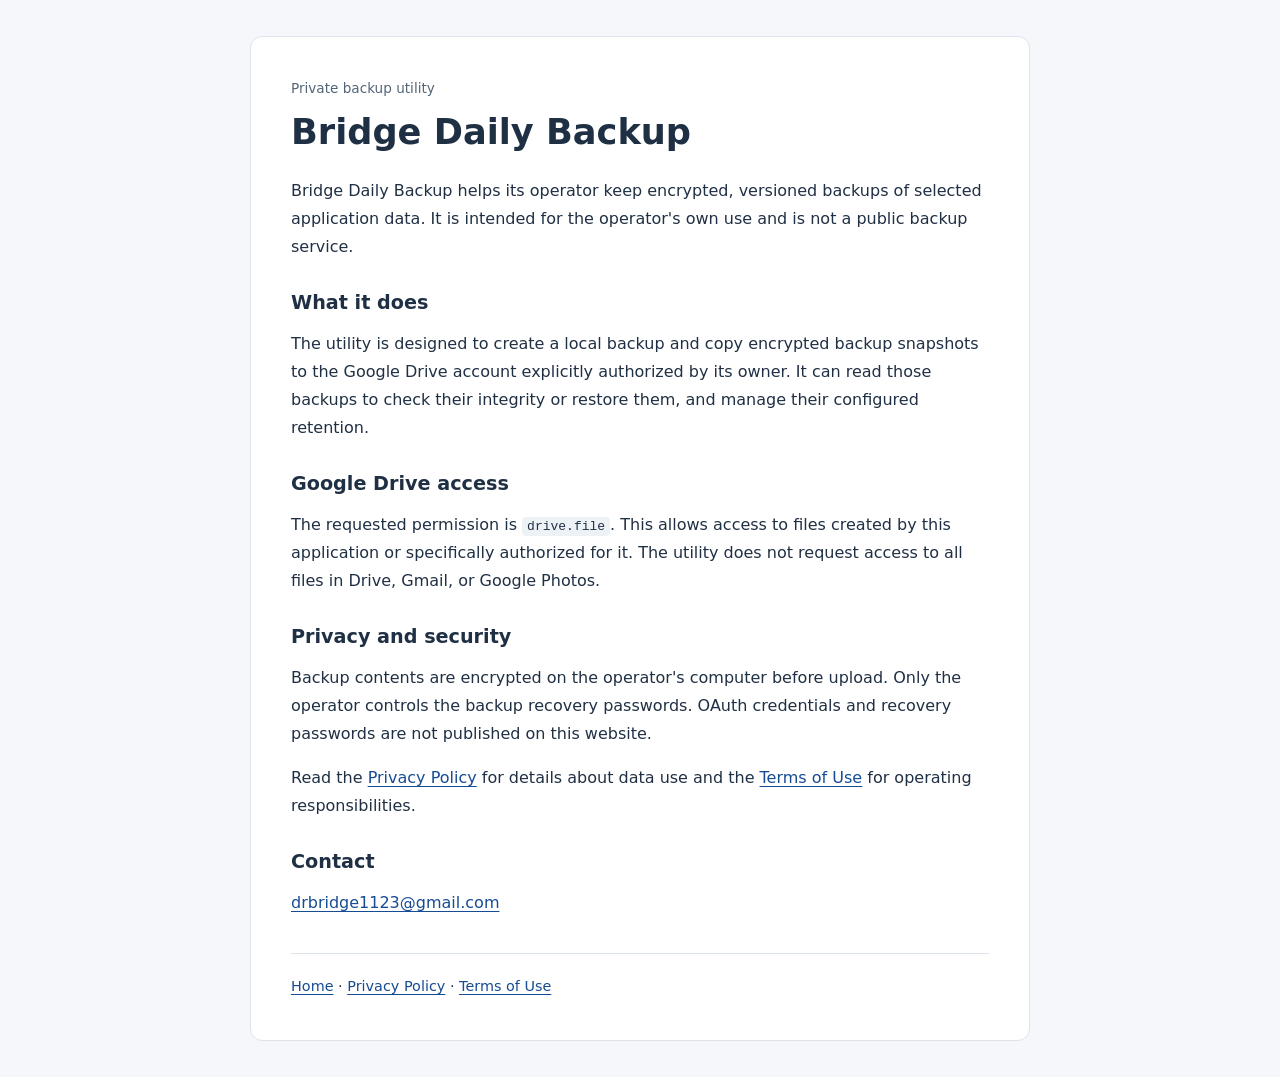
<file: index.html>
<!doctype html>
<html lang="en">
<head>
  <meta charset="utf-8">
  <meta name="viewport" content="width=device-width, initial-scale=1">
  <meta name="description" content="Information about Bridge Daily Backup, a private backup utility for its operator.">
  <title>Bridge Daily Backup</title>
  <link rel="stylesheet" href="style.css">
</head>
<body>
<main>
  <p class="eyebrow">Private backup utility</p>
  <h1>Bridge Daily Backup</h1>
  <p>Bridge Daily Backup helps its operator keep encrypted, versioned backups of selected application data. It is intended for the operator's own use and is not a public backup service.</p>
  <h2>What it does</h2>
  <p>The utility is designed to create a local backup and copy encrypted backup snapshots to the Google Drive account explicitly authorized by its owner. It can read those backups to check their integrity or restore them, and manage their configured retention.</p>
  <h2>Google Drive access</h2>
  <p>The requested permission is <code>drive.file</code>. This allows access to files created by this application or specifically authorized for it. The utility does not request access to all files in Drive, Gmail, or Google Photos.</p>
  <h2>Privacy and security</h2>
  <p>Backup contents are encrypted on the operator's computer before upload. Only the operator controls the backup recovery passwords. OAuth credentials and recovery passwords are not published on this website.</p>
  <p>Read the <a href="privacy.html">Privacy Policy</a> for details about data use and the <a href="terms.html">Terms of Use</a> for operating responsibilities.</p>
  <h2>Contact</h2>
  <p><a href="mailto:drbridge1123@gmail.com">drbridge1123@gmail.com</a></p>
  <footer><a href="index.html">Home</a> &middot; <a href="privacy.html">Privacy Policy</a> &middot; <a href="terms.html">Terms of Use</a></footer>
</main>
</body>
</html>
</file>
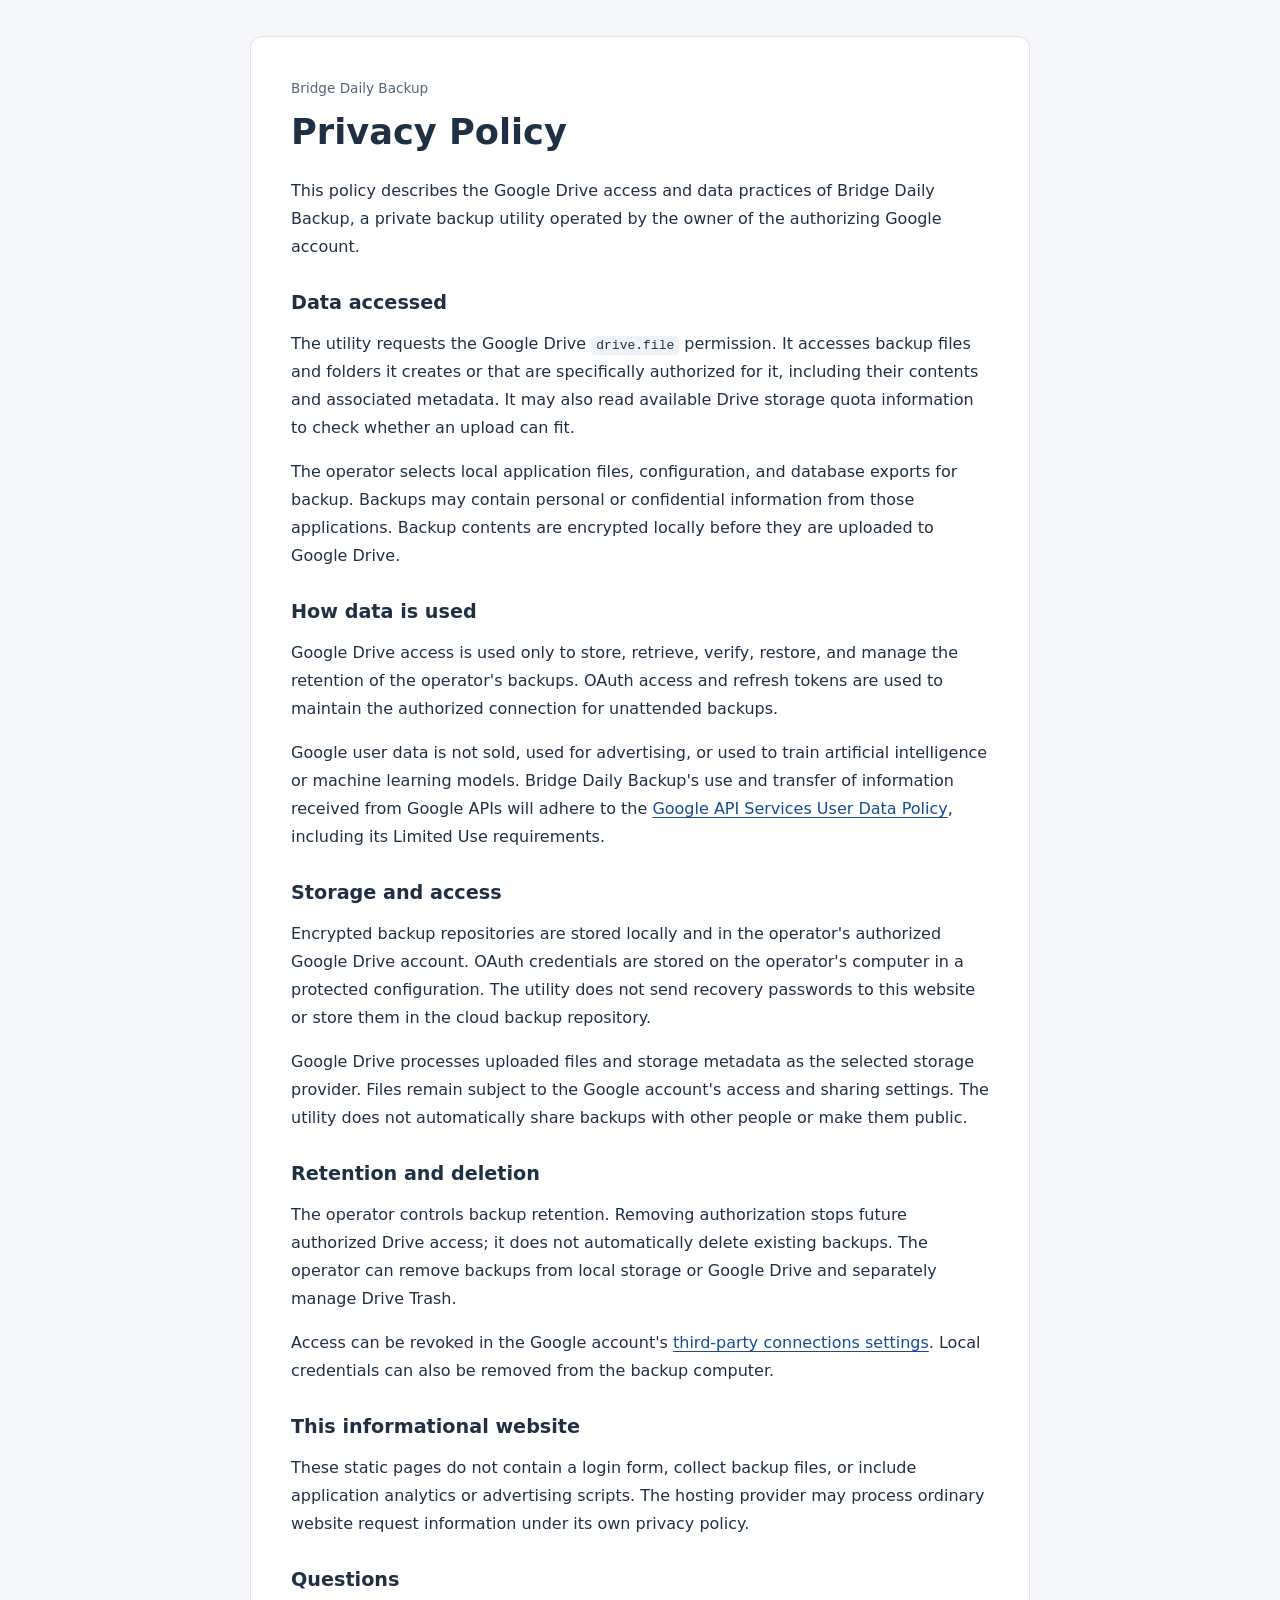
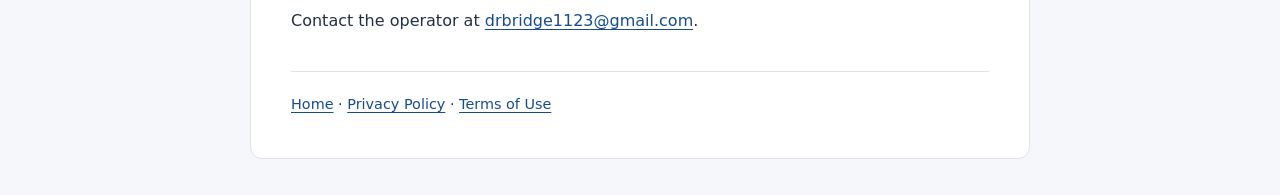
<file: privacy.html>
<!doctype html>
<html lang="en">
<head>
  <meta charset="utf-8">
  <meta name="viewport" content="width=device-width, initial-scale=1">
  <title>Privacy Policy | Bridge Daily Backup</title>
  <link rel="stylesheet" href="style.css">
</head>
<body>
<main>
  <p class="eyebrow">Bridge Daily Backup</p>
  <h1>Privacy Policy</h1>
  <p>This policy describes the Google Drive access and data practices of Bridge Daily Backup, a private backup utility operated by the owner of the authorizing Google account.</p>
  <h2>Data accessed</h2>
  <p>The utility requests the Google Drive <code>drive.file</code> permission. It accesses backup files and folders it creates or that are specifically authorized for it, including their contents and associated metadata. It may also read available Drive storage quota information to check whether an upload can fit.</p>
  <p>The operator selects local application files, configuration, and database exports for backup. Backups may contain personal or confidential information from those applications. Backup contents are encrypted locally before they are uploaded to Google Drive.</p>
  <h2>How data is used</h2>
  <p>Google Drive access is used only to store, retrieve, verify, restore, and manage the retention of the operator's backups. OAuth access and refresh tokens are used to maintain the authorized connection for unattended backups.</p>
  <p>Google user data is not sold, used for advertising, or used to train artificial intelligence or machine learning models. Bridge Daily Backup's use and transfer of information received from Google APIs will adhere to the <a href="https://developers.google.com/terms/api-services-user-data-policy">Google API Services User Data Policy</a>, including its Limited Use requirements.</p>
  <h2>Storage and access</h2>
  <p>Encrypted backup repositories are stored locally and in the operator's authorized Google Drive account. OAuth credentials are stored on the operator's computer in a protected configuration. The utility does not send recovery passwords to this website or store them in the cloud backup repository.</p>
  <p>Google Drive processes uploaded files and storage metadata as the selected storage provider. Files remain subject to the Google account's access and sharing settings. The utility does not automatically share backups with other people or make them public.</p>
  <h2>Retention and deletion</h2>
  <p>The operator controls backup retention. Removing authorization stops future authorized Drive access; it does not automatically delete existing backups. The operator can remove backups from local storage or Google Drive and separately manage Drive Trash.</p>
  <p>Access can be revoked in the Google account's <a href="https://myaccount.google.com/connections">third-party connections settings</a>. Local credentials can also be removed from the backup computer.</p>
  <h2>This informational website</h2>
  <p>These static pages do not contain a login form, collect backup files, or include application analytics or advertising scripts. The hosting provider may process ordinary website request information under its own privacy policy.</p>
  <h2>Questions</h2>
  <p>Contact the operator at <a href="mailto:drbridge1123@gmail.com">drbridge1123@gmail.com</a>.</p>
  <footer><a href="index.html">Home</a> &middot; <a href="privacy.html">Privacy Policy</a> &middot; <a href="terms.html">Terms of Use</a></footer>
</main>
</body>
</html>
</file>
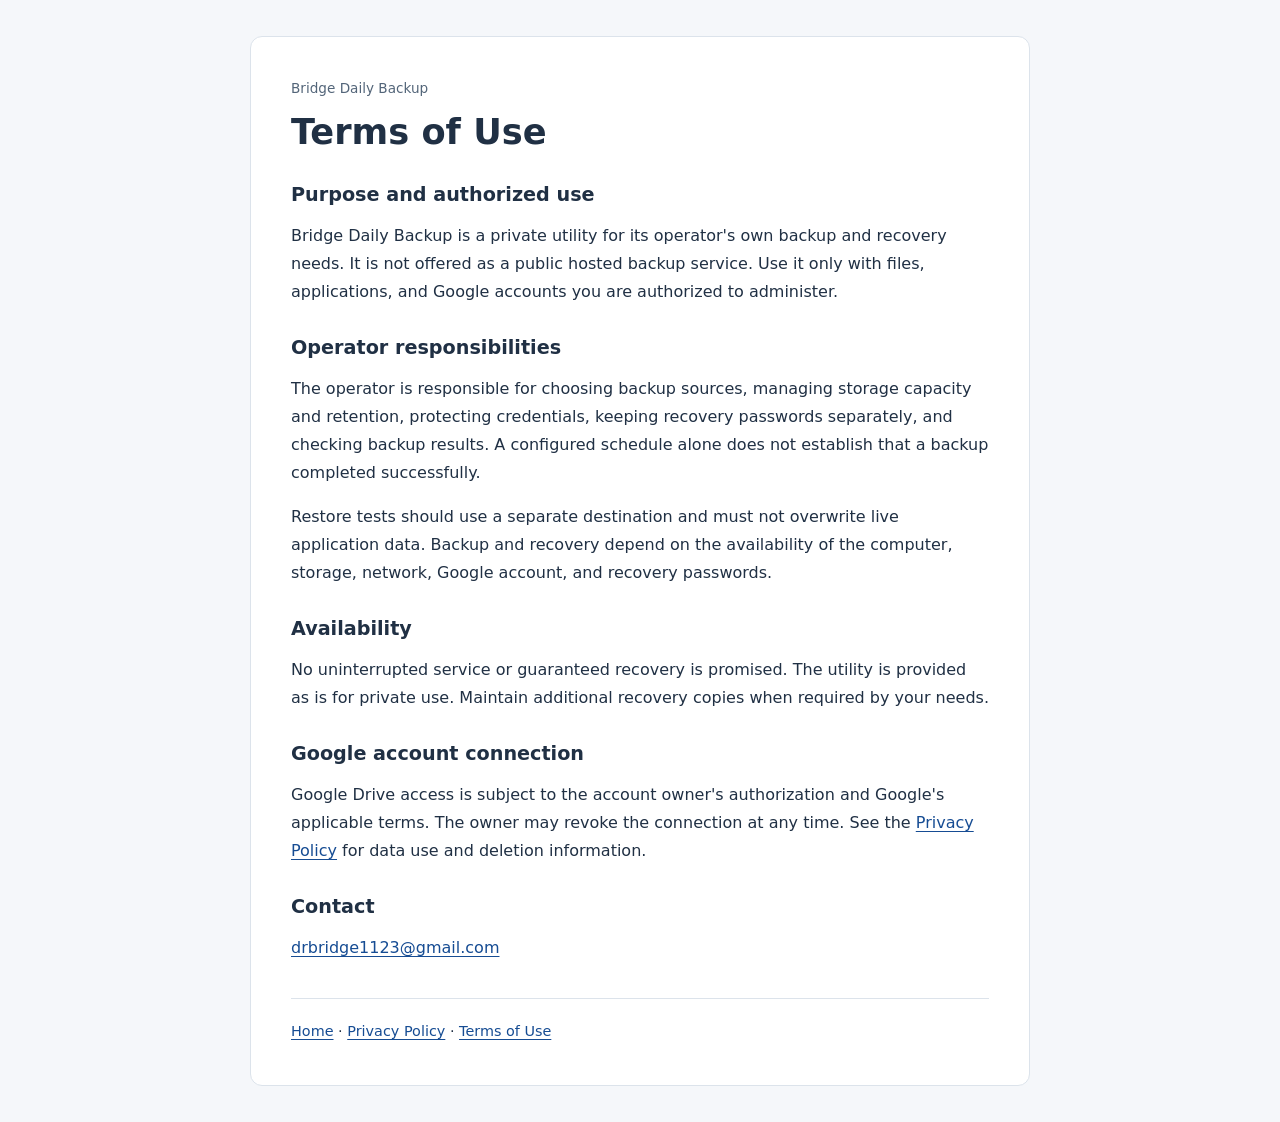
<file: terms.html>
<!doctype html>
<html lang="en">
<head>
  <meta charset="utf-8">
  <meta name="viewport" content="width=device-width, initial-scale=1">
  <title>Terms of Use | Bridge Daily Backup</title>
  <link rel="stylesheet" href="style.css">
</head>
<body>
<main>
  <p class="eyebrow">Bridge Daily Backup</p>
  <h1>Terms of Use</h1>
  <h2>Purpose and authorized use</h2>
  <p>Bridge Daily Backup is a private utility for its operator's own backup and recovery needs. It is not offered as a public hosted backup service. Use it only with files, applications, and Google accounts you are authorized to administer.</p>
  <h2>Operator responsibilities</h2>
  <p>The operator is responsible for choosing backup sources, managing storage capacity and retention, protecting credentials, keeping recovery passwords separately, and checking backup results. A configured schedule alone does not establish that a backup completed successfully.</p>
  <p>Restore tests should use a separate destination and must not overwrite live application data. Backup and recovery depend on the availability of the computer, storage, network, Google account, and recovery passwords.</p>
  <h2>Availability</h2>
  <p>No uninterrupted service or guaranteed recovery is promised. The utility is provided as is for private use. Maintain additional recovery copies when required by your needs.</p>
  <h2>Google account connection</h2>
  <p>Google Drive access is subject to the account owner's authorization and Google's applicable terms. The owner may revoke the connection at any time. See the <a href="privacy.html">Privacy Policy</a> for data use and deletion information.</p>
  <h2>Contact</h2>
  <p><a href="mailto:drbridge1123@gmail.com">drbridge1123@gmail.com</a></p>
  <footer><a href="index.html">Home</a> &middot; <a href="privacy.html">Privacy Policy</a> &middot; <a href="terms.html">Terms of Use</a></footer>
</main>
</body>
</html>
</file>
<file: style.css>
:root { color-scheme: light; font-family: system-ui, -apple-system, BlinkMacSystemFont, "Segoe UI", sans-serif; color: #203044; background: #f5f7fa; }
* { box-sizing: border-box; }
body { margin: 0; padding: 36px 20px; }
main { max-width: 780px; margin: auto; padding: 40px; background: white; border: 1px solid #dce3eb; border-radius: 12px; }
h1 { font-size: 2.2rem; line-height: 1.2; margin: 10px 0 24px; }
h2 { font-size: 1.2rem; margin: 30px 0 10px; }
p { line-height: 1.75; }
a { color: #164c93; text-underline-offset: 3px; overflow-wrap: anywhere; }
code { background: #edf2f7; padding: 2px 5px; border-radius: 4px; }
.eyebrow { font-size: .85rem; color: #536579; margin: 0; }
footer { margin-top: 36px; padding-top: 20px; border-top: 1px solid #dce3eb; font-size: .9rem; line-height: 1.8; }
@media (max-width: 540px) { body { padding: 16px 12px; } main { padding: 24px 20px; } h1 { font-size: 1.8rem; } }
</file>
